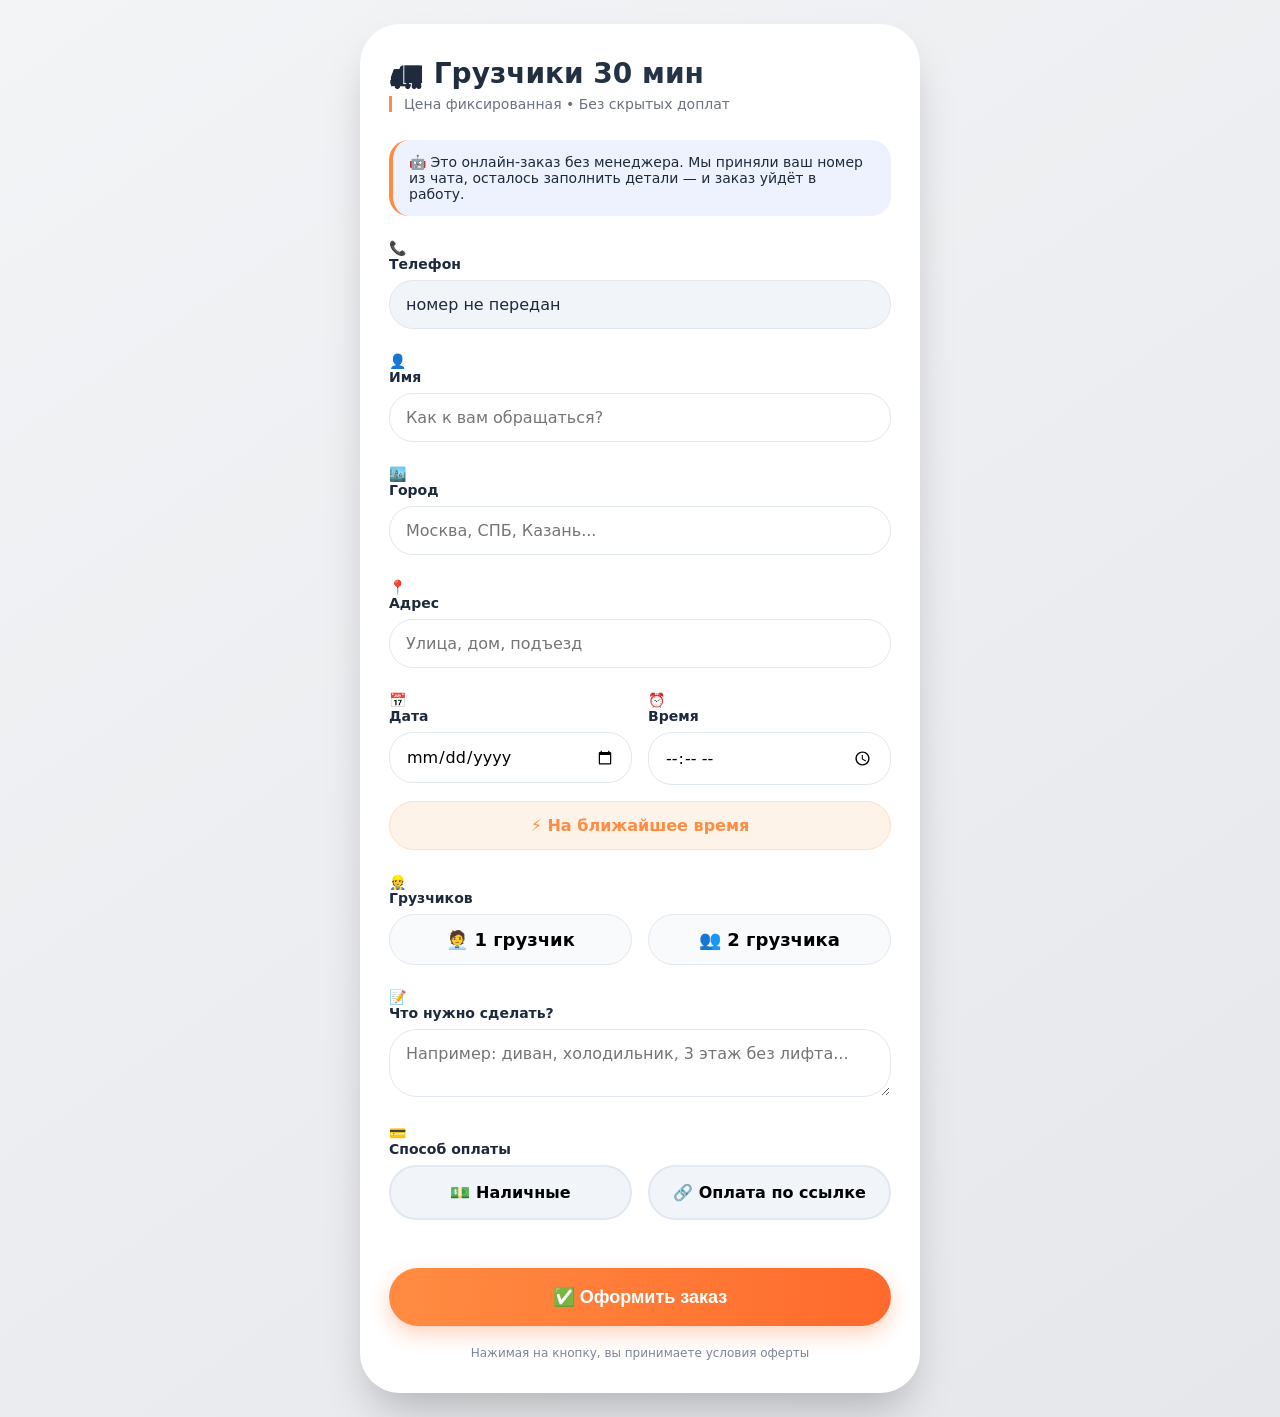
<file: order-form/index.html>
<!DOCTYPE html>
<html lang="ru">
<head>
    <meta charset="UTF-8">
    <meta name="viewport" content="width=device-width, initial-scale=1.0, maximum-scale=1.0, user-scalable=yes">
    <title>Заказ грузчиков — 1 минута</title>
    <style>
        * {
            margin: 0;
            padding: 0;
            box-sizing: border-box;
        }

        body {
            font-family: -apple-system, BlinkMacSystemFont, 'Segoe UI', 'Inter', Roboto, system-ui, sans-serif;
            background: linear-gradient(145deg, #f3f4f6 0%, #e5e7eb 100%);
            min-height: 100vh;
            padding: 24px 16px;
        }

        .container {
            max-width: 560px;
            margin: 0 auto;
        }

        .form-card {
            background: rgba(255, 255, 255, 0.98);
            border-radius: 40px;
            padding: 32px 28px;
            box-shadow: 0 25px 45px -12px rgba(0, 0, 0, 0.25);
            border: 1px solid rgba(255, 255, 255, 0.5);
        }

        h1 {
            font-size: 28px;
            font-weight: 700;
            background: linear-gradient(135deg, #1e293b, #2d3a4f);
            -webkit-background-clip: text;
            background-clip: text;
            color: transparent;
            margin-bottom: 6px;
        }

        .sub {
            color: #6c727f;
            font-size: 14px;
            margin-bottom: 28px;
            border-left: 3px solid #ff8c42;
            padding-left: 12px;
        }

        .info-banner {
            background: #eef2ff;
            border-radius: 20px;
            padding: 14px 16px;
            margin-bottom: 24px;
            font-size: 14px;
            color: #1e293b;
            border-left: 4px solid #ff8c42;
        }

        .input-group {
            margin-bottom: 24px;
        }

        label {
            font-size: 14px;
            font-weight: 600;
            color: #1e293b;
            display: block;
            margin-bottom: 8px;
        }

        .label-icon {
            display: flex;
            align-items: center;
            gap: 6px;
        }

        input, select, textarea {
            width: 100%;
            padding: 14px 16px;
            font-size: 16px;
            border: 1.5px solid #e2e8f0;
            border-radius: 24px;
            background: #ffffff;
            transition: all 0.2s ease;
            font-family: inherit;
            outline: none;
        }

        input:focus, select:focus, textarea:focus {
            border-color: #ff8c42;
            box-shadow: 0 0 0 3px rgba(255, 140, 66, 0.1);
        }

        input:disabled {
            background-color: #f1f5f9;
            color: #334155;
            cursor: not-allowed;
        }

        .row-2 {
            display: flex;
            gap: 16px;
        }

        .row-2 .input-group {
            flex: 1;
            margin-bottom: 0;
        }

        .urgent-full-btn {
            background: #fef3e8;
            border: 1.5px solid #ffe0c4;
            border-radius: 40px;
            padding: 14px 20px;
            font-weight: 600;
            font-size: 16px;
            color: #ff8c42;
            cursor: pointer;
            transition: all 0.2s;
            text-align: center;
            width: 100%;
            margin-top: 16px;
        }

        .urgent-full-btn.active {
            background: #ff8c42;
            border-color: #ff8c42;
            color: white;
            box-shadow: 0 6px 12px -8px rgba(255, 140, 66, 0.4);
        }

        .workers-toggle {
            display: flex;
            gap: 16px;
            margin-top: 6px;
        }

        .worker-option {
            flex: 1;
            background: #f8fafc;
            border: 1.5px solid #e2e8f0;
            border-radius: 48px;
            padding: 14px 8px;
            text-align: center;
            font-weight: 600;
            font-size: 18px;
            cursor: pointer;
            transition: 0.2s;
            display: flex;
            align-items: center;
            justify-content: center;
            gap: 10px;
        }

        .worker-option.selected {
            background: #ff8c42;
            border-color: #ff8c42;
            color: white;
            box-shadow: 0 8px 18px rgba(255, 140, 66, 0.3);
        }

        textarea {
            border-radius: 28px;
            resize: vertical;
        }

        .payment-row {
            display: flex;
            gap: 16px;
            margin-top: 8px;
        }

        .payment-btn {
            flex: 1;
            background: #f1f5f9;
            border: 2px solid #e2e8f0;
            border-radius: 56px;
            padding: 16px 8px;
            text-align: center;
            font-weight: 600;
            font-size: 16px;
            cursor: pointer;
            transition: 0.2s;
            display: flex;
            align-items: center;
            justify-content: center;
            gap: 10px;
        }

        .payment-btn.selected {
            background: #0f172a;
            border-color: #0f172a;
            color: white;
            box-shadow: 0 6px 14px rgba(15, 23, 42, 0.2);
        }

        .submit-btn {
            width: 100%;
            background: linear-gradient(95deg, #ff8c42 0%, #ff6a2c 100%);
            border: none;
            padding: 18px;
            border-radius: 60px;
            font-size: 18px;
            font-weight: 700;
            color: white;
            margin-top: 24px;
            cursor: pointer;
            transition: 0.2s;
            box-shadow: 0 8px 20px rgba(255, 108, 44, 0.3);
        }

        .submit-btn:active {
            transform: scale(0.98);
        }

        .agree {
            margin-top: 20px;
            font-size: 12px;
            color: #7e8595;
            text-align: center;
        }

        .disabled-input {
            background-color: #f1f5f9 !important;
            opacity: 0.7;
            cursor: not-allowed;
        }

        @media (max-width: 480px) {
            .form-card {
                padding: 24px 20px;
            }
            .payment-btn, .worker-option {
                font-size: 14px;
                padding: 12px 6px;
            }
            .row-2 {
                gap: 12px;
            }
        }
    </style>
</head>
<body>
<div class="container">
    <div class="form-card">
        <h1>🚛 Грузчики 30 мин</h1>
        <div class="sub">Цена фиксированная • Без скрытых доплат</div>

        <div class="info-banner">
            🤖 Это онлайн-заказ без менеджера. Мы приняли ваш номер из чата, осталось заполнить детали — и заказ уйдёт в работу.
        </div>

        <form id="orderForm">
            <!-- Скрытые поля -->
            <input type="hidden" id="chat_id" name="chat_id" value="">
            <input type="hidden" id="messenger" name="messenger" value="">

            <!-- Телефон (нередактируемый, из бота) -->
            <div class="input-group">
                <label><span class="label-icon">📞</span> Телефон</label>
                <input type="tel" id="phone" readonly disabled style="background:#f1f5f9; color:#1e293b;">
            </div>

            <!-- Имя (редактируемое) -->
            <div class="input-group">
                <label><span class="label-icon">👤</span> Имя</label>
                <input type="text" id="name" placeholder="Как к вам обращаться?" required>
            </div>

            <div class="input-group">
                <label><span class="label-icon">🏙️</span> Город</label>
                <input type="text" id="city" placeholder="Москва, СПБ, Казань..." required>
            </div>

            <div class="input-group">
                <label><span class="label-icon">📍</span> Адрес</label>
                <input type="text" id="address" placeholder="Улица, дом, подъезд" required>
            </div>

            <!-- Дата и Время в одну строку -->
            <div class="row-2">
                <div class="input-group">
                    <label><span class="label-icon">📅</span> Дата</label>
                    <input type="date" id="date" required>
                </div>
                <div class="input-group">
                    <label><span class="label-icon">⏰</span> Время</label>
                    <input type="time" id="time" placeholder="Выберите время">
                </div>
            </div>

            <!-- Кнопка На ближайшее время -->
            <div class="urgent-full-btn" id="urgentBtn">
                ⚡ На ближайшее время
            </div>

            <div class="input-group" style="margin-top: 24px;">
                <label><span class="label-icon">👷</span> Грузчиков</label>
                <div class="workers-toggle">
                    <div class="worker-option" data-workers="1">🧑‍💼 1 грузчик</div>
                    <div class="worker-option" data-workers="2">👥 2 грузчика</div>
                </div>
                <input type="hidden" id="workers" required>
            </div>

            <div class="input-group">
                <label><span class="label-icon">📝</span> Что нужно сделать?</label>
                <textarea id="description" rows="2" placeholder="Например: диван, холодильник, 3 этаж без лифта..."></textarea>
            </div>

            <div class="input-group">
                <label><span class="label-icon">💳</span> Способ оплаты</label>
                <div class="payment-row">
                    <div class="payment-btn" data-payment="cash">💵 Наличные</div>
                    <div class="payment-btn" data-payment="online">🔗 Оплата по ссылке</div>
                </div>
                <input type="hidden" id="payment" required>
            </div>

            <button type="submit" class="submit-btn">✅ Оформить заказ</button>
            <div class="agree">Нажимая на кнопку, вы принимаете условия оферты</div>
        </form>
    </div>
</div>

<script>
    // ========== 1. Забираем данные из URL ==========
    const urlParams = new URLSearchParams(window.location.search);
    const phoneFromBot = urlParams.get('phone') || '';
    const nameFromBot = urlParams.get('name') || '';
    const messengerFromBot = urlParams.get('messenger') || 'unknown';
    const chatIdFromBot = urlParams.get('chat_id') || '';

    // Поля формы
    const phoneInput = document.getElementById('phone');
    const nameInput = document.getElementById('name');
    const messengerInput = document.getElementById('messenger');
    const chatIdInput = document.getElementById('chat_id');

    // Заполняем
    if (phoneFromBot) {
        phoneInput.value = phoneFromBot;
    } else {
        phoneInput.value = 'номер не передан';
    }

    if (nameFromBot) {
        nameInput.value = nameFromBot;
    }

    messengerInput.value = messengerFromBot;
    chatIdInput.value = chatIdFromBot;

    // ========== 2. Логика "На ближайшее время" ==========
    const urgentBtn = document.getElementById('urgentBtn');
    const dateInput = document.getElementById('date');
    const timeInput = document.getElementById('time');

    const today = new Date().toISOString().split('T')[0];
    dateInput.min = today;

    let isUrgent = false;

    function setUrgentMode(enable) {
        isUrgent = enable;
        if (enable) {
            dateInput.value = today;
            dateInput.disabled = true;
            dateInput.classList.add('disabled-input');
            timeInput.value = '';
            timeInput.disabled = true;
            timeInput.classList.add('disabled-input');
            urgentBtn.classList.add('active');
        } else {
            dateInput.disabled = false;
            dateInput.classList.remove('disabled-input');
            timeInput.disabled = false;
            timeInput.classList.remove('disabled-input');
            urgentBtn.classList.remove('active');
            dateInput.value = '';
            timeInput.value = '';
        }
    }

    urgentBtn.addEventListener('click', () => {
        setUrgentMode(!isUrgent);
    });

    // ========== 3. Грузчики (1 или 2) ==========
    const workerOptions = document.querySelectorAll('.worker-option');
    const workersInput = document.getElementById('workers');
    workerOptions.forEach(opt => {
        opt.addEventListener('click', () => {
            workerOptions.forEach(o => o.classList.remove('selected'));
            opt.classList.add('selected');
            workersInput.value = opt.getAttribute('data-workers');
        });
    });

    // ========== 4. Оплата ==========
    const paymentBtns = document.querySelectorAll('.payment-btn');
    const paymentInput = document.getElementById('payment');
    paymentBtns.forEach(btn => {
        btn.addEventListener('click', () => {
            paymentBtns.forEach(b => b.classList.remove('selected'));
            btn.classList.add('selected');
            paymentInput.value = btn.getAttribute('data-payment');
        });
    });

    // ========== 5. Отправка формы ==========
    const form = document.getElementById('orderForm');
    const WEBHOOK_URL = 'https://webhook.nodul.ru/24425/prod/6f9566b9-4e6a-4e6d-a424-9a3d8fdae839';

    form.addEventListener('submit', async (e) => {
        e.preventDefault();

        const phone = phoneInput.value;
        const name = nameInput.value.trim();
        const city = document.getElementById('city').value.trim();
        const address = document.getElementById('address').value.trim();
        const date = dateInput.value;
        let time = timeInput.value;
        const workers = workersInput.value;
        const description = document.getElementById('description').value.trim();
        const payment = paymentInput.value;
        const messenger = messengerInput.value;
        const chatId = chatIdInput.value;

        // Валидация
        if (!phone || phone === 'номер не передан') {
            alert('⚠️ Ошибка: номер телефона не передан. Вернитесь в чат и попробуйте снова.');
            return;
        }

        if (!name) {
            alert('⚠️ Пожалуйста, представьтесь (поле Имя)');
            return;
        }

        if (!city || !address || !date || !workers || !payment) {
            alert('⚠️ Заполните: город, адрес, дату, грузчиков и способ оплаты');
            return;
        }

        if (!isUrgent && !time) {
            alert('Укажите время или включите «На ближайшее время»');
            return;
        }

        // Формируем JSON
        const orderPayload = {
            phone: phone,
            name: name,
            city: city,
            address: address,
            date: date,
            time: isUrgent ? 'ASAP' : time,
            urgent_mode: isUrgent ? 'true' : 'false',
            workers: workers,
            description: description || "не указано",
            payment: payment,
            messenger: messenger,
            chat_id: chatId,
            created_at: new Date().toISOString()
        };

        console.log('📦 Отправка заказа:', orderPayload);

        try {
            const response = await fetch(WEBHOOK_URL, {
                method: 'POST',
                headers: { 'Content-Type': 'application/json' },
                body: JSON.stringify(orderPayload)
            });
            const result = await response.json();
          if (result.success) {
    window.location.href = `success.html?order_id=${result.order_id}&track_url=${encodeURIComponent(result.track_url)}&payment_url=${encodeURIComponent(result.payment_url)}`;
}
 else {
                alert('❌ Ошибка: ' + (result.error || 'повторите'));
            }
        } catch (err) {
            alert('😓 Ошибка отправки. Заказ сохранён локально, мы свяжемся!');
            console.error(err);
        }
    });
</script>
</body>
</html>
</file>
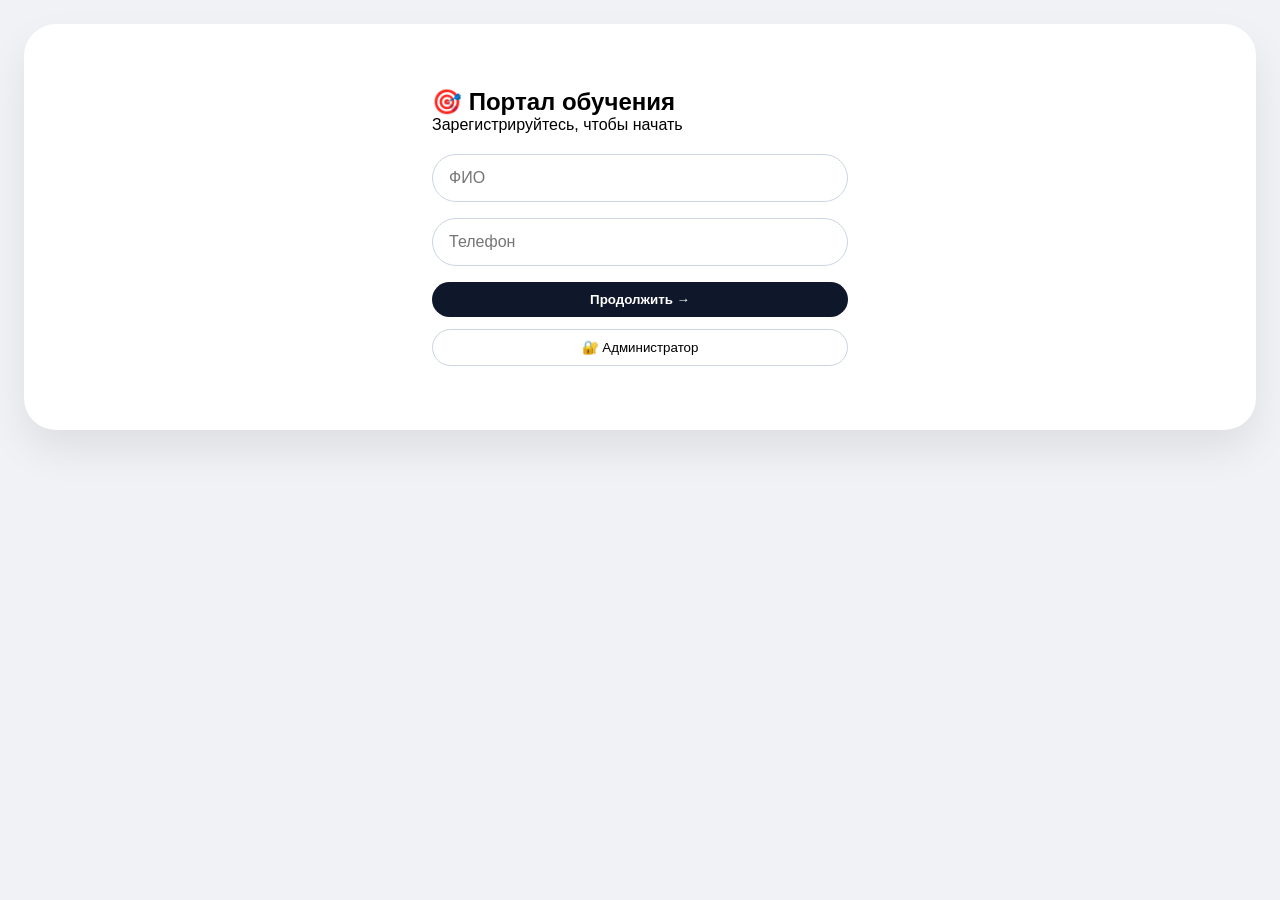
<file: portal/index.html>
<!DOCTYPE html>
<html lang="ru">
<head>
    <meta charset="UTF-8">
    <meta name="viewport" content="width=device-width, initial-scale=1.0, user-scalable=yes">
    <title>Портал стажёра | РАЗ! ГРУЗЧИКИ</title>
    <link rel="stylesheet" href="styles.css">
</head>
<body>
<div class="portal-container">
    <!-- Экран регистрации -->
    <div id="registrationScreen" style="padding: 32px;">
        <div class="reg-card">
            <h2>🎯 Портал обучения</h2>
            <p style="margin-bottom: 20px;">Зарегистрируйтесь, чтобы начать</p>
            <input type="text" id="regName" placeholder="ФИО">
            <input type="tel" id="regPhone" placeholder="Телефон">
            <button class="btn-primary" id="registerBtn" style="width: 100%;">Продолжить →</button>
            <button class="btn-outline" id="adminLoginBtn" style="width: 100%; margin-top: 12px;">🔐 Администратор</button>
        </div>
    </div>

    <!-- Основной портал -->
    <div id="portalScreen" class="hidden">
        <div class="portal-header">
            <div class="logo">РАЗ! <span>ГРУЗЧИКИ</span></div>
            <div class="user-area">
                <div class="user-name-clickable" id="userNameBtn"></div>
                <button class="reset-btn" id="resetBtn">🔄 Сброс</button>
            </div>
        </div>
        <div class="portal-main">
            <div class="welcome-block">
                <div class="welcome-quote">🌟 Добро пожаловать, <span id="welcomeName"></span>!</div>
            </div>
            <div><button class="btn-back" id="backToModulesBtn" style="display: none;">← Все модули</button></div>
            
            <!-- Контейнер для модулей -->
            <div id="modulesGrid" class="modules-grid"></div>
            <div id="trackContent"></div>
            
            <!-- Админ-панель -->
            <div id="adminPanel" class="admin-panel hidden">
                <h3>📊 Панель администратора</h3>
                <div id="adminTableContainer"></div>
            </div>
        </div>
    </div>
</div>

<!-- Подключаем модули -->
<script src="api.js"></script>
<script src="training.js"></script>
<script src="adaptation.js"></script>
<script src="admin.js"></script>
<script src="knowledge.js"></script>
<script src="crm.js"></script>
<script src="main.js"></script>
</body>
</html>
</file>
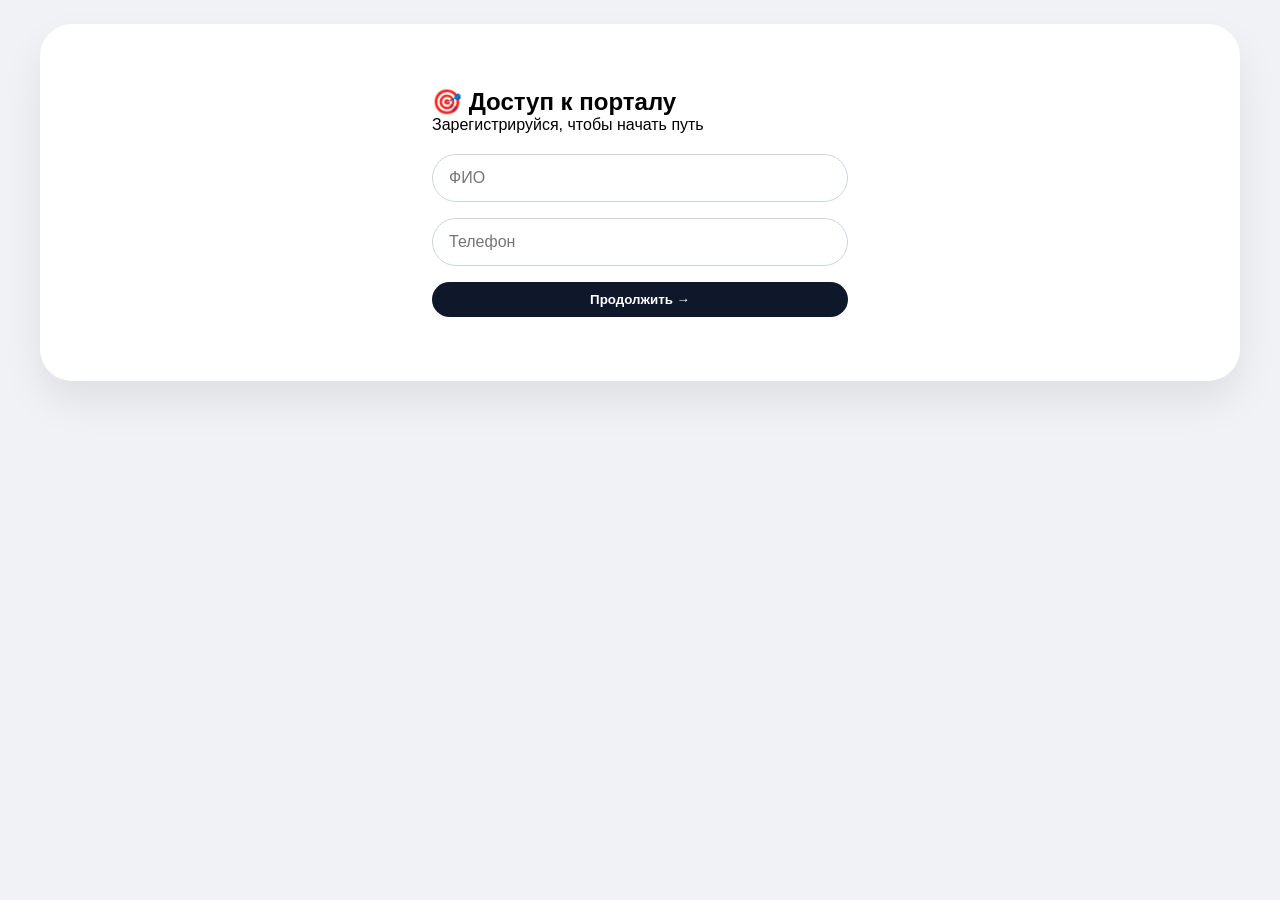
<file: Portal.html>
<!DOCTYPE html>
<html lang="ru">
<head>
    <meta charset="UTF-8">
    <meta name="viewport" content="width=device-width, initial-scale=1.0, user-scalable=yes">
    <title>Портал стажёра | РАЗ! ГРУЗЧИКИ</title>
    <style>
        * {
            margin: 0;
            padding: 0;
            box-sizing: border-box;
        }
        body {
            font-family: 'Segoe UI', Roboto, 'Helvetica Neue', sans-serif;
            background: #f0f2f5;
            min-height: 100vh;
            padding: 24px;
        }
        .portal-container {
            max-width: 1200px;
            width: 100%;
            margin: 0 auto;
            background: white;
            border-radius: 32px;
            box-shadow: 0 20px 40px rgba(0, 0, 0, 0.08);
            overflow: hidden;
        }
        .portal-header {
            background: #0f172a;
            color: white;
            padding: 16px 32px;
            display: flex;
            justify-content: space-between;
            align-items: center;
            flex-wrap: wrap;
            gap: 12px;
        }
        .logo {
            font-size: 20px;
            font-weight: 700;
        }
        .logo span { color: #22c55e; }
        .user-area {
            display: flex;
            align-items: center;
            gap: 16px;
        }
        .user-name-clickable {
            background: #1e293b;
            padding: 6px 16px;
            border-radius: 40px;
            font-size: 14px;
            cursor: pointer;
            transition: 0.2s;
        }
        .user-name-clickable:hover {
            background: #334155;
        }
        .reset-btn {
            background: none;
            border: 1px solid #475569;
            color: #94a3b8;
            padding: 6px 12px;
            border-radius: 40px;
            font-size: 12px;
            cursor: pointer;
            transition: 0.2s;
        }
        .reset-btn:hover {
            background: #334155;
            color: white;
        }
        .portal-main {
            padding: 32px;
        }
        .welcome-block {
            background: #fef9e3;
            border-left: 6px solid #eab308;
            padding: 20px 24px;
            border-radius: 20px;
            margin-bottom: 36px;
        }
        .welcome-quote {
            font-size: 18px;
            font-weight: 500;
            color: #854d0e;
        }
        .modules-grid {
            display: grid;
            grid-template-columns: repeat(auto-fit, minmax(260px, 1fr));
            gap: 24px;
            margin-bottom: 48px;
        }
        .module-card {
            background: white;
            border-radius: 24px;
            padding: 24px;
            box-shadow: 0 4px 12px rgba(0,0,0,0.05);
            border: 1px solid #e9eef3;
            transition: 0.2s;
            cursor: pointer;
        }
        .module-card.locked {
            opacity: 0.6;
            cursor: not-allowed;
            background: #f9fafb;
        }
        .module-card:not(.locked):hover {
            transform: translateY(-4px);
            box-shadow: 0 16px 24px -8px rgba(0,0,0,0.12);
        }
        .module-icon { font-size: 40px; margin-bottom: 16px; }
        .module-title { font-size: 20px; font-weight: 700; margin-bottom: 8px; }
        .module-desc { font-size: 14px; color: #475569; margin-bottom: 16px; }
        .module-status {
            font-size: 13px;
            font-weight: 500;
            display: inline-block;
            padding: 4px 12px;
            border-radius: 30px;
            background: #eef2ff;
            color: #1e40af;
        }
        .module-status.locked-status { background: #f1f5f9; color: #64748b; }
        .btn-back {
            background: none;
            border: 1px solid #cbd5e1;
            padding: 8px 20px;
            border-radius: 40px;
            font-weight: 500;
            cursor: pointer;
            margin-bottom: 24px;
        }
        .btn-primary {
            background: #0f172a;
            color: white;
            border: none;
            padding: 10px 24px;
            border-radius: 40px;
            font-weight: 600;
            cursor: pointer;
        }
        .track-container {
            margin-top: 20px;
            border-top: 1px solid #e9eef3;
            padding-top: 24px;
        }
        .track-step {
            display: flex;
            align-items: center;
            gap: 16px;
            background: #f8fafc;
            padding: 16px 20px;
            border-radius: 20px;
            margin-bottom: 12px;
            border: 1px solid #e2e8f0;
        }
        .step-status.done { background: #dcfce7; color: #15803d; padding: 4px 12px; border-radius: 20px; font-size: 13px; }
        .step-status.pending { background: #f1f5f9; color: #64748b; padding: 4px 12px; border-radius: 20px; font-size: 13px; }
        .reg-card {
            background: white;
            padding: 32px;
            border-radius: 28px;
            max-width: 480px;
            margin: 0 auto;
        }
        .reg-card input {
            width: 100%;
            padding: 14px 16px;
            margin-bottom: 16px;
            border: 1px solid #cbd5e1;
            border-radius: 60px;
            font-size: 16px;
        }
        .hidden { display: none; }
        .modal {
            position: fixed;
            top: 0; left: 0;
            width: 100%; height: 100%;
            background: rgba(0,0,0,0.5);
            display: flex;
            justify-content: center;
            align-items: center;
            z-index: 1000;
        }
        .modal-content {
            background: white;
            max-width: 500px;
            width: 90%;
            border-radius: 28px;
            padding: 28px;
            max-height: 80vh;
            overflow-y: auto;
        }
        .achievement-item {
            padding: 12px;
            background: #f8fafc;
            border-radius: 16px;
            margin-bottom: 12px;
            display: flex;
            justify-content: space-between;
            align-items: center;
        }
        .badge-gold { background: #fef3c7; color: #b45309; }
        .chats-links {
            margin-top: 40px;
            padding-top: 24px;
            border-top: 1px solid #e9eef3;
            display: flex;
            gap: 20px;
            flex-wrap: wrap;
        }
        .chat-link {
            background: #f1f5f9;
            padding: 10px 24px;
            border-radius: 40px;
            text-decoration: none;
            color: #1e293b;
            font-size: 14px;
            font-weight: 500;
            transition: 0.2s;
            display: inline-flex;
            align-items: center;
            gap: 8px;
        }
        .chat-link:hover {
            background: #e2e8f0;
            transform: translateY(-2px);
        }
    </style>
</head>
<body>
<div class="portal-container" id="app">
    <div id="registrationScreen" style="padding: 32px;">
        <div class="reg-card">
            <h2>🎯 Доступ к порталу</h2>
            <p style="margin-bottom: 20px;">Зарегистрируйся, чтобы начать путь</p>
            <input type="text" id="regName" placeholder="ФИО">
            <input type="tel" id="regPhone" placeholder="Телефон">
            <button class="btn-primary" id="registerBtn" style="width: 100%;">Продолжить →</button>
        </div>
    </div>

    <div id="portalScreen" class="hidden">
        <div class="portal-header">
            <div class="logo">РАЗ! <span>ГРУЗЧИКИ</span></div>
            <div class="user-area">
                <div class="user-name-clickable" id="userNameBtn"></div>
                <button class="reset-btn" id="resetBtn">🔄 Сброс</button>
            </div>
        </div>
        <div class="portal-main">
            <div class="welcome-block">
                <div class="welcome-quote">🌟 «Здесь растят чемпионов продаж» — добро пожаловать, <span id="welcomeName"></span>!</div>
                <div style="margin-top: 10px; font-size: 14px;">Растем вместе → каждый этап приближает к цели</div>
            </div>
            <div id="navArea"><button class="btn-back" id="backToModulesBtn" style="display: none;">← Все модули</button></div>
            <div id="modulesGrid" class="modules-grid">
                <div class="module-card" data-module="training">
                    <div class="module-icon">🎓</div>
                    <div class="module-title">Обучение</div>
                    <div class="module-desc">Блоки, тесты, экзамен — твой старт</div>
                    <div class="module-status">✓ Доступ открыт</div>
                </div>
                <div class="module-card locked" data-module="simulator">
                    <div class="module-icon">🎮</div>
                    <div class="module-title">Тренажёры</div>
                    <div class="module-desc">Интерактивные сценарии CRM</div>
                    <div class="module-status locked-status">🔒 Закрыто</div>
                </div>
                <div class="module-card locked" data-module="adaptation">
                    <div class="module-icon">⚙️</div>
                    <div class="module-title">Адаптация</div>
                    <div class="module-desc">Работа с наставником, план KPI</div>
                    <div class="module-status locked-status">🔒 Закрыто</div>
                </div>
                <div class="module-card locked" data-module="cases">
                    <div class="module-icon">📚</div>
                    <div class="module-title">Кейсы</div>
                    <div class="module-desc">Разбор реальных ситуаций</div>
                    <div class="module-status locked-status">🔒 Закрыто</div>
                </div>
            </div>
            <div id="trackContent"></div>
            
            <!-- ЧАТЫ — ВСЕ ССЫЛКИ ЗАГЛУШКИ, ВСТАВИТЕ СВОИ -->
            <div class="chats-links">
                <a href="#" target="_blank" class="chat-link" id="posterChatLink">
                    📢 Афиша компании
                </a>
                <a href="#" target="_blank" class="chat-link" id="sportChatLink">
                    ⚽ Чат спортивных мероприятий
                </a>
                <a href="#" target="_blank" class="chat-link" id="salesChatLink">
                    💬 Чат отдела продаж
                </a>
            </div>
        </div>
    </div>
</div>

<script>
    let currentUser = null;
    let achievements = { exam5: false, cash40k: false, cash150k: false };
    let records = { bestWeekCash: 0, contestWins: 0 };

    function saveAll() {
        localStorage.setItem('portalUser', JSON.stringify(currentUser));
        localStorage.setItem('achievements', JSON.stringify(achievements));
        localStorage.setItem('records', JSON.stringify(records));
        localStorage.setItem('trainingCompleted', isModuleCompleted('training'));
    }
    function loadAll() {
        const u = localStorage.getItem('portalUser');
        if (u) currentUser = JSON.parse(u);
        const a = localStorage.getItem('achievements');
        if (a) achievements = JSON.parse(a);
        const r = localStorage.getItem('records');
        if (r) records = JSON.parse(r);
    }
    function isModuleCompleted(moduleKey) {
        return localStorage.getItem(`completed_${moduleKey}`) === 'true';
    }
    function setModuleCompleted(moduleKey, val) {
        localStorage.setItem(`completed_${moduleKey}`, val);
    }
    function renderModulesLockStatus() {
        const trainingDone = isModuleCompleted('training');
        const simCard = document.querySelector('.module-card[data-module="simulator"]');
        if (trainingDone && simCard) {
            simCard.classList.remove('locked');
            simCard.querySelector('.module-status').innerHTML = '🔓 Доступ открыт';
            simCard.querySelector('.module-status').classList.remove('locked-status');
        } else if (simCard && !trainingDone) {
            simCard.classList.add('locked');
            simCard.querySelector('.module-status').innerHTML = '🔒 Закрыто';
        }
    }

    function renderTrainingTrack() {
        const days = [
            { day: 1, name: 'Велкам-бук + регистрация', done: true },
            { day: 2, name: 'Блок 1. Компания и принципы (тест)', done: true },
            { day: 3, name: 'Блок 2. Процессы и скрипты (тест)', done: false },
            { day: 4, name: 'Ролевые игры с наставником', done: false },
            { day: 5, name: 'Итоговый экзамен (90% для найма)', done: isModuleCompleted('training') }
        ];
        let html = `<div class="track-container"><div class="track-title">📖 Трек обучения (5 дней)</div>`;
        days.forEach(d => {
            html += `<div class="track-step">
                        <div class="step-check">${d.done ? '✅' : '⏳'}</div>
                        <div class="step-name">День ${d.day}: ${d.name}</div>
                        <div class="step-status ${d.done ? 'done' : 'pending'}">${d.done ? 'Пройден' : 'В процессе'}</div>
                    </div>`;
        });
        if (!isModuleCompleted('training')) {
            html += `<button class="btn-primary" id="completeTrainingBtn" style="margin-top: 20px;">🎯 Сдать экзамен (завершить обучение)</button>`;
        }
        html += `<div style="margin-top: 20px; padding: 12px; background:#eef2ff; border-radius: 16px;">📌 После сдачи экзамена откроются тренажёры</div></div>`;
        return html;
    }

    function showProfileCard() {
        const earnedCount = Object.values(achievements).filter(v => v === true).length;
        const allCount = 3;
        const superBonus = earnedCount === allCount ? '🏆 СУПЕРБОНУС: +10 000 ₽ к первой зарплате!' : 'Собери все ачивки → супербонус';
        const modal = document.createElement('div');
        modal.className = 'modal';
        modal.innerHTML = `
            <div class="modal-content">
                <h3>📇 Карточка сотрудника</h3>
                <p><strong>${currentUser.name}</strong><br>📞 ${currentUser.phone}</p>
                <hr>
                <h4>🏅 Достижения</h4>
                <div class="achievement-item ${achievements.exam5 ? 'badge-gold' : ''}">📖 Все экзамены на 5 баллов ${achievements.exam5 ? '✅ +3000 ₽' : '❌'}</div>
                <div class="achievement-item ${achievements.cash40k ? 'badge-gold' : ''}">💰 Первые 40 тыс кассы в неделю ${achievements.cash40k ? '✅ +2000 ₽' : '❌'}</div>
                <div class="achievement-item ${achievements.cash150k ? 'badge-gold' : ''}">🚀 Первые 150 тыс кассы в месяц ${achievements.cash150k ? '✅ +5000 ₽' : '❌'}</div>
                <div style="margin: 12px 0; font-weight: bold;">${superBonus}</div>
                <h4>📊 Личные рекорды / победы</h4>
                <p>🏆 Лучшая неделя: ${records.bestWeekCash || 0} ₽</p>
                <p>🏅 Победы в конкурсах: ${records.contestWins || 0}</p>
                <button class="btn-primary" id="closeModalBtn" style="margin-top: 16px;">Закрыть</button>
            </div>
        `;
        document.body.appendChild(modal);
        document.getElementById('closeModalBtn').onclick = () => modal.remove();
    }

    let currentModule = null;
    function renderModule(moduleId) {
        const container = document.getElementById('trackContent');
        const backBtn = document.getElementById('backToModulesBtn');
        if (moduleId === 'training') {
            container.innerHTML = renderTrainingTrack();
            backBtn.style.display = 'inline-block';
            const completeBtn = document.getElementById('completeTrainingBtn');
            if (completeBtn) {
                completeBtn.onclick = () => {
                    setModuleCompleted('training', true);
                    renderModule('training');
                    renderModulesLockStatus();
                };
            }
        } else {
            container.innerHTML = `<div class="track-container"><div class="track-title">🔜 Скоро</div><p>Модуль откроется после обучения</p></div>`;
            backBtn.style.display = 'inline-block';
        }
    }

    function showModulesGrid() {
        document.getElementById('trackContent').innerHTML = '';
        document.getElementById('backToModulesBtn').style.display = 'none';
        currentModule = null;
    }

    function initPortal(user) {
        currentUser = user;
        saveAll();
        document.getElementById('registrationScreen').style.display = 'none';
        document.getElementById('portalScreen').classList.remove('hidden');
        document.getElementById('userNameBtn').innerText = user.name;
        document.getElementById('welcomeName').innerText = user.name.split(' ')[0];
        renderModulesLockStatus();
        document.querySelectorAll('.module-card').forEach(card => {
            card.onclick = () => {
                if (card.classList.contains('locked')) { alert('Модуль закрыт. Пройдите обучение.'); return; }
                const mod = card.dataset.module;
                if (mod === 'training') { renderModule('training'); }
                else { renderModule(mod); }
            };
        });
        document.getElementById('backToModulesBtn').onclick = () => showModulesGrid();
        document.getElementById('userNameBtn').onclick = () => showProfileCard();
        showModulesGrid();

        // ССЫЛКИ НА ЧАТЫ — ЗДЕСЬ ВСТАВЛЯЙТЕ РЕАЛЬНЫЕ ССЫЛКИ
        document.getElementById('posterChatLink').href = '#';   // сюда вашу ссылку на афишу
        document.getElementById('sportChatLink').href = '#';    // сюда ссылку на спорт
        document.getElementById('salesChatLink').href = '#';    // сюда ссылку на отдел продаж
    }

    document.getElementById('registerBtn').onclick = () => {
        const name = document.getElementById('regName').value.trim();
        const phone = document.getElementById('regPhone').value.trim();
        if (!name || !phone) { alert('Заполни ФИО и телефон'); return; }
        loadAll();
        initPortal({ name, phone });
    };
    document.getElementById('resetBtn').onclick = () => {
        localStorage.clear();
        location.reload();
    };
    const existing = localStorage.getItem('portalUser');
    if (existing) { loadAll(); if (currentUser) initPortal(currentUser); }
</script>
</body>
</html>
</file>
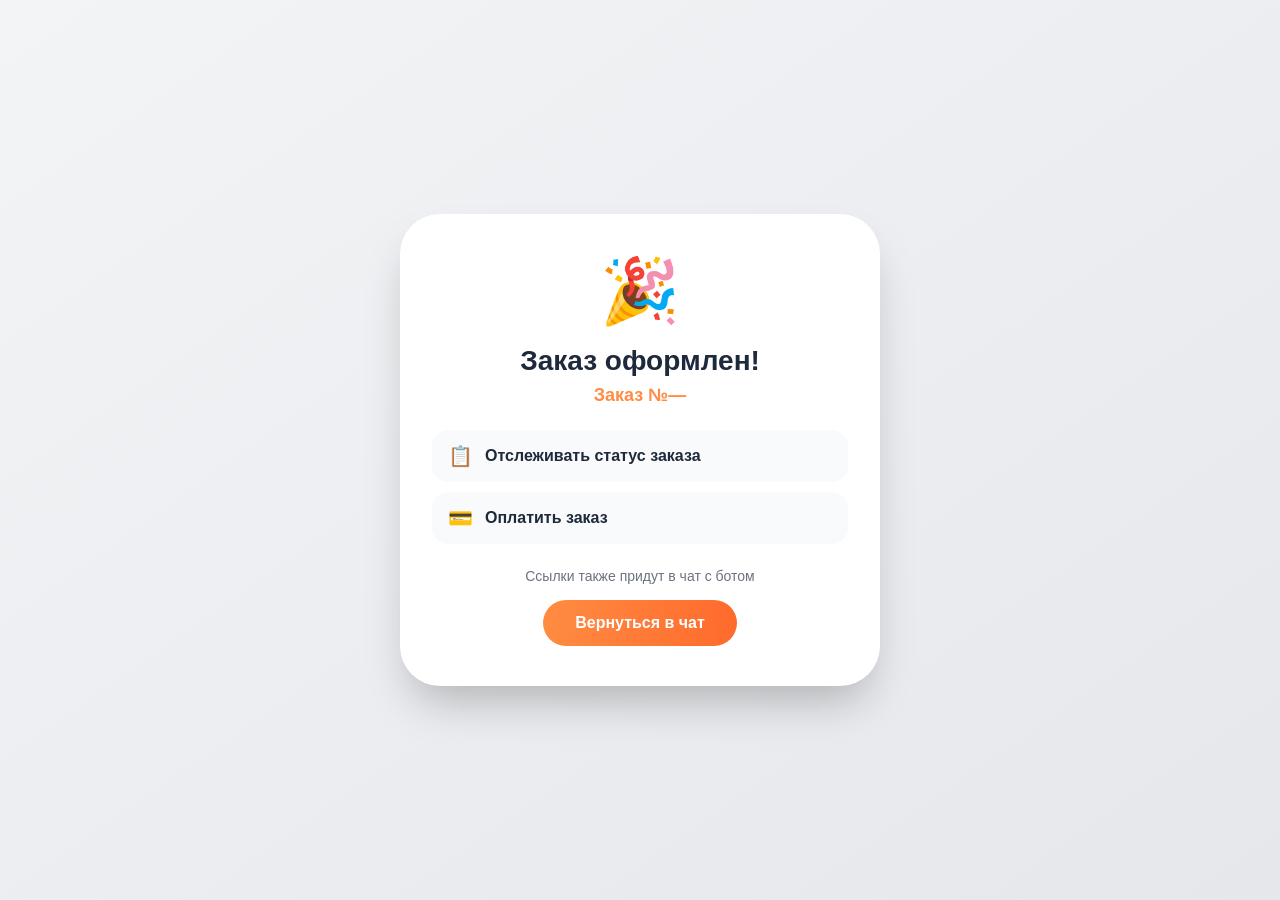
<file: order-form/success.html>
<!DOCTYPE html>
<html lang="ru">
<head>
    <meta charset="UTF-8">
    <meta name="viewport" content="width=device-width, initial-scale=1.0">
    <title>Заказ оформлен!</title>
    <style>
        * { margin: 0; padding: 0; box-sizing: border-box; }
        body {
            font-family: -apple-system, BlinkMacSystemFont, 'Segoe UI', Roboto, sans-serif;
            background: linear-gradient(145deg, #f3f4f6 0%, #e5e7eb 100%);
            min-height: 100vh;
            display: flex;
            align-items: center;
            justify-content: center;
            padding: 24px;
        }
        .card {
            background: white;
            border-radius: 40px;
            padding: 40px 32px;
            max-width: 480px;
            width: 100%;
            text-align: center;
            box-shadow: 0 25px 45px -12px rgba(0,0,0,0.25);
        }
        .icon { font-size: 64px; margin-bottom: 16px; }
        h1 { font-size: 28px; color: #1e293b; margin-bottom: 8px; }
        .order-id {
            font-size: 18px;
            color: #ff8c42;
            font-weight: 700;
            margin-bottom: 24px;
        }
        .links { text-align: left; margin: 24px 0; }
        .link-row {
            display: flex;
            align-items: center;
            gap: 12px;
            padding: 14px 16px;
            background: #f8fafc;
            border-radius: 16px;
            margin-bottom: 10px;
            text-decoration: none;
            color: #1e293b;
            font-weight: 600;
            transition: 0.2s;
        }
        .link-row:hover { background: #eef2ff; }
        .link-row span { font-size: 20px; }
        .back-btn {
            display: inline-block;
            background: linear-gradient(95deg, #ff8c42, #ff6a2c);
            color: white;
            padding: 14px 32px;
            border-radius: 60px;
            text-decoration: none;
            font-weight: 700;
            margin-top: 16px;
        }
        .loading { color: #6c727f; font-size: 14px; margin-top: 12px; }
    </style>
</head>
<body>
<div class="card">
    <div class="icon">🎉</div>
    <h1>Заказ оформлен!</h1>
    <div class="order-id" id="orderId">Заказ №—</div>
    
    <div class="links">
        <a class="link-row" id="trackLink" href="#" target="_blank">
            <span>📋</span> Отслеживать статус заказа
        </a>
        <a class="link-row" id="payLink" href="#" target="_blank">
            <span>💳</span> Оплатить заказ
        </a>
    </div>
    
    <p style="color:#6c727f; font-size:14px;">
        Ссылки также придут в чат с ботом
    </p>
    
    <a href="javascript:window.close()" class="back-btn">Вернуться в чат</a>
    <div class="loading" id="loading">Загрузка данных заказа...</div>
</div>

<script>
    // Получаем данные из URL
    const params = new URLSearchParams(window.location.search);
    const orderId = params.get('order_id') || '—';
    const trackUrl = params.get('track_url') || '#';
    const paymentUrl = params.get('payment_url') || '#';
    
    document.getElementById('orderId').textContent = 'Заказ №' + orderId;
    document.getElementById('trackLink').href = trackUrl;
    document.getElementById('payLink').href = paymentUrl;
    document.getElementById('loading').style.display = 'none';
</script>
</body>
</html>
</file>
<file: portal/styles.css>
* {
    margin: 0;
    padding: 0;
    box-sizing: border-box;
}

body {
    font-family: 'Segoe UI', Roboto, sans-serif;
    background: #f0f2f5;
    padding: 24px;
}

.portal-container {
    max-width: 1400px;
    margin: 0 auto;
    background: white;
    border-radius: 32px;
    box-shadow: 0 20px 40px rgba(0, 0, 0, 0.08);
    overflow: hidden;
}

/* Header */
.portal-header {
    background: #0f172a;
    color: white;
    padding: 16px 32px;
    display: flex;
    justify-content: space-between;
    align-items: center;
    flex-wrap: wrap;
    gap: 12px;
}

.logo {
    font-size: 20px;
    font-weight: 700;
}

.logo span {
    color: #22c55e;
}

.user-area {
    display: flex;
    align-items: center;
    gap: 16px;
    flex-wrap: wrap;
}

.user-name-clickable {
    background: #1e293b;
    padding: 6px 16px;
    border-radius: 40px;
    font-size: 14px;
    cursor: pointer;
}

.reset-btn {
    background: none;
    border: 1px solid #475569;
    color: #94a3b8;
    padding: 6px 12px;
    border-radius: 40px;
    font-size: 12px;
    cursor: pointer;
}

/* Main */
.portal-main {
    padding: 32px;
}

.welcome-block {
    background: #fef9e3;
    border-left: 6px solid #eab308;
    padding: 20px 24px;
    border-radius: 20px;
    margin-bottom: 36px;
}

.welcome-quote {
    font-size: 18px;
    font-weight: 500;
    color: #854d0e;
}

/* Модули */
.modules-grid {
    display: grid;
    grid-template-columns: repeat(auto-fit, minmax(260px, 1fr));
    gap: 24px;
    margin-bottom: 48px;
}

.module-card {
    background: white;
    border-radius: 24px;
    padding: 24px;
    box-shadow: 0 4px 12px rgba(0, 0, 0, 0.05);
    border: 1px solid #e9eef3;
    transition: 0.2s;
    cursor: pointer;
}

.module-card.locked {
    opacity: 0.6;
    cursor: not-allowed;
    background: #f9fafb;
}

.module-card:not(.locked):hover {
    transform: translateY(-4px);
    box-shadow: 0 16px 24px -8px rgba(0, 0, 0, 0.12);
}

.module-icon {
    font-size: 40px;
    margin-bottom: 16px;
}

.module-title {
    font-size: 20px;
    font-weight: 700;
    margin-bottom: 8px;
}

.module-desc {
    font-size: 14px;
    color: #475569;
    margin-bottom: 16px;
}

.module-status {
    font-size: 13px;
    font-weight: 500;
    display: inline-block;
    padding: 4px 12px;
    border-radius: 30px;
    background: #eef2ff;
    color: #1e40af;
}

.module-status.locked-status {
    background: #f1f5f9;
    color: #64748b;
}

.adaptation-status-badge {
    background: #22c55e20;
    color: #22c55e;
    padding: 4px 12px;
    border-radius: 20px;
    font-size: 12px;
    display: inline-block;
    margin-left: 12px;
}

/* Кнопки */
.btn-back {
    background: none;
    border: 1px solid #cbd5e1;
    padding: 8px 20px;
    border-radius: 40px;
    font-weight: 500;
    cursor: pointer;
    margin-bottom: 24px;
}

.btn-primary {
    background: #0f172a;
    color: white;
    border: none;
    padding: 10px 24px;
    border-radius: 40px;
    font-weight: 600;
    cursor: pointer;
    transition: 0.2s;
}

.btn-primary:hover {
    background: #1e293b;
}

.btn-success {
    background: #22c55e;
    color: white;
    border: none;
    padding: 10px 24px;
    border-radius: 40px;
    font-weight: 600;
    cursor: pointer;
}

.btn-outline {
    background: white;
    border: 1px solid #cbd5e1;
    padding: 10px 24px;
    border-radius: 40px;
    font-weight: 500;
    cursor: pointer;
}

.btn-exam {
    background: #22c55e;
    color: white;
    border: none;
    padding: 12px 24px;
    border-radius: 40px;
    font-weight: 700;
    cursor: pointer;
    margin-top: 20px;
    width: 100%;
    font-size: 16px;
}

.btn-exam.disabled {
    background: #cbd5e1;
    color: #64748b;
    cursor: not-allowed;
}

/* Скрытие */
.hidden {
    display: none;
}

/* Обучение — блоки */
.training-layout {
    display: flex;
    gap: 32px;
    flex-wrap: wrap;
}

.bp-sidebar {
    flex: 2;
    min-width: 320px;
    position: relative;
}

.cheat-checkbox {
    margin-bottom: 12px;
    font-size: 13px;
    background: #fef9e3;
    padding: 6px 12px;
    border-radius: 40px;
    display: inline-block;
}

.bp-block-card {
    background: white;
    border: 2px solid #e2e8f0;
    border-radius: 20px;
    padding: 20px;
    margin-bottom: 12px;
    transition: 0.2s;
    cursor: pointer;
    position: relative;
}

.cheat-mark {
    position: absolute;
    right: 16px;
    top: 16px;
    width: 28px;
    height: 28px;
    border-radius: 50%;
    background: white;
    border: 2px solid #cbd5e1;
    cursor: pointer;
    display: flex;
    align-items: center;
    justify-content: center;
    font-size: 16px;
    font-weight: bold;
}

.bp-block-card.completed {
    border-color: #22c55e;
    background: #f0fdf4;
}

.bp-block-card.locked-block {
    background: #f1f5f9;
    border-color: #e2e8f0;
    opacity: 0.6;
    cursor: not-allowed;
}

.bp-card-title {
    font-weight: 700;
    font-size: 18px;
    margin-bottom: 4px;
}

.bp-card-desc {
    font-size: 13px;
    color: #64748b;
}

.bp-card-status {
    margin-top: 12px;
    display: flex;
    justify-content: space-between;
    align-items: center;
    flex-wrap: wrap;
    gap: 8px;
}

.badge {
    padding: 4px 12px;
    border-radius: 20px;
    font-size: 12px;
    font-weight: 500;
}

.badge-success {
    background: #dcfce7;
    color: #15803d;
}

.badge-warning {
    background: #fef9e3;
    color: #854d0e;
}

.badge-secondary {
    background: #e2e8f0;
    color: #475569;
}

/* Прогресс */
.progress-stats {
    margin-bottom: 24px;
}

.progress-bar-bg {
    background: #e2e8f0;
    border-radius: 20px;
    height: 8px;
    margin: 12px 0;
    overflow: hidden;
}

.progress-bar-fill {
    background: #22c55e;
    width: 0%;
    height: 100%;
    transition: width 0.3s;
}

.grade-box {
    background: white;
    border-radius: 16px;
    padding: 16px;
    text-align: center;
    border: 1px solid #e2e8f0;
    margin-bottom: 16px;
}

.grade-number {
    font-size: 36px;
    font-weight: 800;
    color: #0f172a;
}

/* Модалки */
.modal {
    position: fixed;
    top: 0;
    left: 0;
    width: 100%;
    height: 100%;
    background: rgba(0, 0, 0, 0.5);
    display: flex;
    justify-content: center;
    align-items: center;
    z-index: 1000;
    overflow-y: auto;
    padding: 16px;
}

.modal-content {
    background: white;
    max-width: 700px;
    width: 100%;
    border-radius: 28px;
    padding: 28px;
    max-height: 90vh;
    overflow-y: auto;
}

.material-section {
    background: #f8fafc;
    border-radius: 20px;
    padding: 20px;
    margin-bottom: 20px;
    border: 1px solid #e2e8f0;
}

.section-title {
    font-weight: 700;
    font-size: 18px;
    margin-bottom: 16px;
}

.button-group {
    display: flex;
    gap: 12px;
    flex-wrap: wrap;
    margin-top: 12px;
}

/* Тренажёры */
.call-card {
    background: white;
    border-radius: 16px;
    padding: 20px;
    border: 1px solid #e2e8f0;
    display: flex;
    flex-wrap: wrap;
    align-items: center;
    gap: 16px;
}

.phone-btn {
    background: #22c55e;
    width: 48px;
    height: 48px;
    border-radius: 50%;
    display: flex;
    align-items: center;
    justify-content: center;
    cursor: pointer;
    border: none;
    color: white;
    font-size: 24px;
}

.comment-input {
    flex: 2;
    padding: 12px 16px;
    border: 1px solid #cbd5e1;
    border-radius: 12px;
}

.create-order-btn {
    background: #0f172a;
    color: white;
    border: none;
    padding: 12px 24px;
    border-radius: 40px;
    cursor: pointer;
    font-weight: 600;
}

.instruction-steps {
    background: #f1f5f9;
    border-radius: 16px;
    padding: 16px;
    margin-bottom: 20px;
}

.step {
    display: flex;
    align-items: center;
    gap: 12px;
    padding: 10px;
    border-radius: 12px;
    margin-bottom: 8px;
    background: white;
}

.step-check {
    width: 28px;
    height: 28px;
    border-radius: 50%;
    background: #e2e8f0;
    display: flex;
    align-items: center;
    justify-content: center;
}

.step-check.done {
    background: #22c55e;
    color: white;
}

.step-text.done {
    text-decoration: line-through;
    color: #22c55e;
}

.form-field {
    margin-bottom: 16px;
}

.form-field label {
    display: block;
    font-weight: 600;
    margin-bottom: 6px;
}

.form-field input,
.form-field select {
    width: 100%;
    padding: 10px 14px;
    border: 1px solid #cbd5e1;
    border-radius: 12px;
}

/* Рабочие карточки */
.worker-card {
    background: white;
    border: 2px solid #e2e8f0;
    border-radius: 20px;
    padding: 16px;
    margin-bottom: 12px;
    display: flex;
    justify-content: space-between;
    align-items: center;
    cursor: pointer;
}

.worker-card.selected {
    border-color: #22c55e;
    background: #f0fdf4;
}

/* Экзамен */
.exam-question {
    margin: 20px 0;
    padding: 16px;
    background: #f8fafc;
    border-radius: 16px;
}

.exam-option {
    display: block;
    margin: 8px 0;
}

/* Toast */
.toast {
    position: fixed;
    bottom: 30px;
    left: 50%;
    transform: translateX(-50%);
    background: #0f172a;
    color: white;
    padding: 12px 24px;
    border-radius: 48px;
    font-size: 14px;
    z-index: 2000;
}

/* Админка */
.admin-panel {
    margin-top: 40px;
    padding-top: 24px;
    border-top: 2px solid #e2e8f0;
}

.admin-table {
    width: 100%;
    border-collapse: collapse;
    margin-top: 16px;
}

.admin-table th,
.admin-table td {
    border: 1px solid #e2e8f0;
    padding: 12px;
    text-align: left;
    font-size: 14px;
}

.admin-table th {
    background: #f1f5f9;
}

/* Регистрация */
.reg-card {
    background: white;
    padding: 32px;
    border-radius: 28px;
    max-width: 480px;
    margin: 0 auto;
}

.reg-card input {
    width: 100%;
    padding: 14px 16px;
    margin-bottom: 16px;
    border: 1px solid #cbd5e1;
    border-radius: 60px;
    font-size: 16px;
}

/* Статусы экзамена */
.exam-status {
    margin-top: 16px;
    padding: 12px;
    border-radius: 16px;
    text-align: center;
}

.exam-pass {
    background: #dcfce7;
    color: #15803d;
}

.exam-fail {
    background: #fee2e2;
    color: #b91c1c;
}

/* Адаптив */
@media (max-width: 700px) {
    .training-layout {
        flex-direction: column;
    }
    .portal-main {
        padding: 20px;
    }
}
</file>
